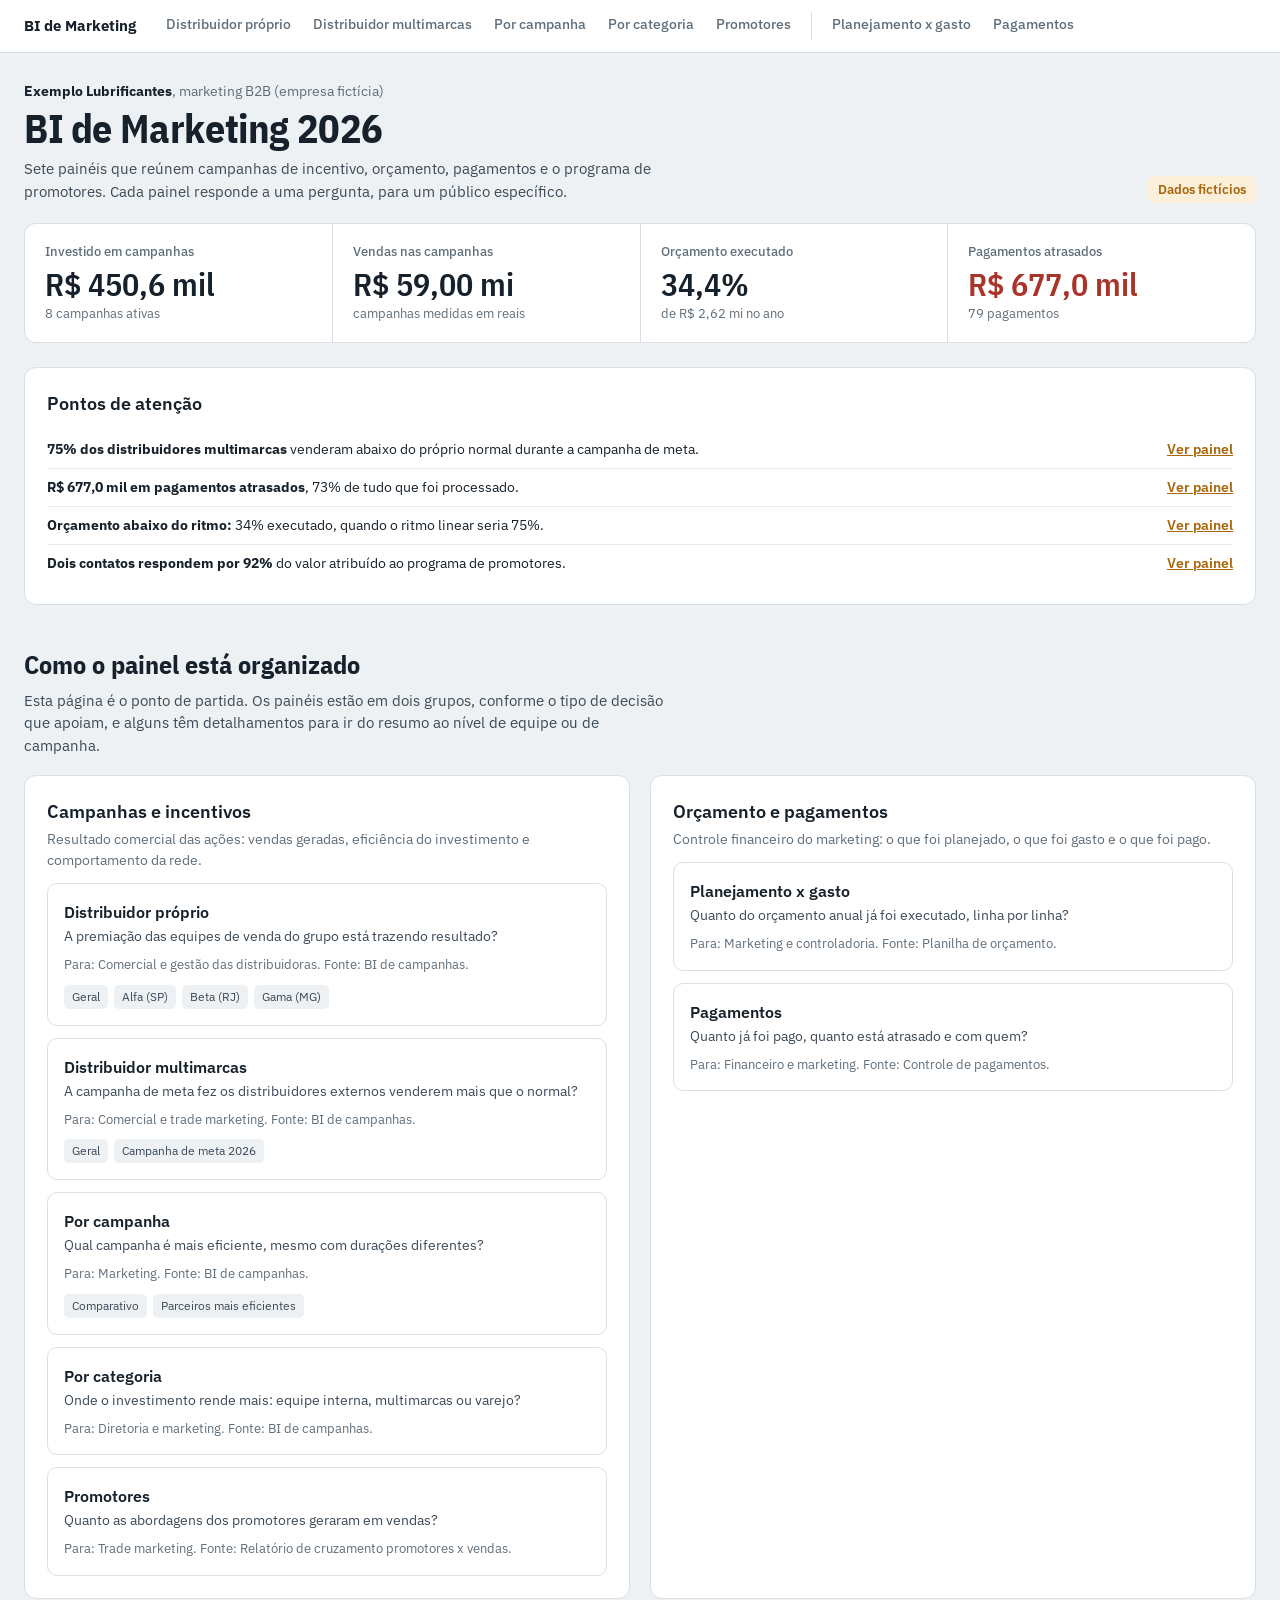
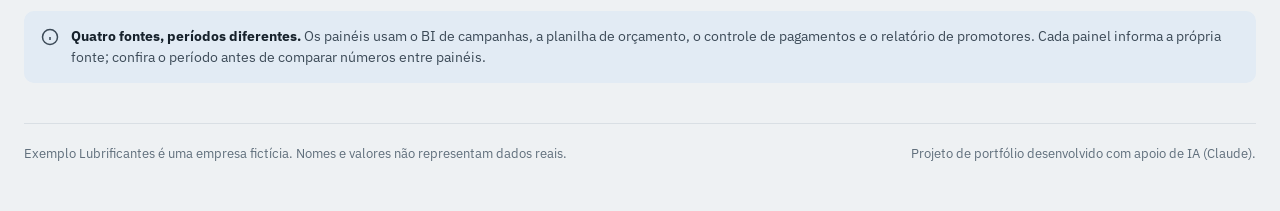
<file: index.html>
<!doctype html>
<html lang="pt-BR">
<head>
<meta charset="utf-8">
<meta name="viewport" content="width=device-width, initial-scale=1">
<title>Visão geral | BI de Marketing</title>
<meta name="description" content="Dashboards de marketing B2B com dados fictícios. Projeto de portfólio.">
<link rel="preconnect" href="https://fonts.googleapis.com">
<link rel="preconnect" href="https://fonts.gstatic.com" crossorigin>
<link href="https://fonts.googleapis.com/css2?family=IBM+Plex+Sans:wght@400;500;600;700&family=IBM+Plex+Sans+Condensed:wght@500;600;700&display=swap" rel="stylesheet">
<link rel="stylesheet" href="assets/estilo.css">
</head>
<body data-root="">
<div id="app"></div>
<script src="assets/dados.js"></script>
<script src="assets/comum.js"></script>
<script>
const alertas = [
  { href: "paineis/multimarcas.html", txt: `<b>${pct(M.mmAbaixo, 0)} dos distribuidores multimarcas</b> venderam abaixo do próprio normal durante a campanha de meta.` },
  { href: "paineis/pagamentos.html",  txt: `<b>${brlC(M.atrasado.valor)} em pagamentos atrasados</b>, ${pct(M.atrasado.valor / M.pgTotal, 0)} de tudo que foi processado.` },
  { href: "paineis/planejamento.html", txt: `<b>Orçamento abaixo do ritmo:</b> ${pct(M.exec, 0)} executado, quando o ritmo linear seria ${pct(M.ritmo, 0)}.` },
  { href: "paineis/promotor.html",    txt: `<b>Dois contatos respondem por ${pct(M.poAtipico / M.poTotal, 0)}</b> do valor atribuído ao programa de promotores.` }
];
Painel.montar({
  cabecalho: `
    <div class="crumb"><b style="color:var(--ink)">${DADOS.empresa}</b>, marketing B2B (empresa fictícia)</div>
    <h1>BI de Marketing 2026</h1>
    <p class="sub">Sete painéis que reúnem campanhas de incentivo, orçamento, pagamentos e o programa de promotores. Cada painel responde a uma pergunta, para um público específico.</p>`,
  views: { inicio: { tab: "Início", render: () => `
    ${kpis(
      kpi("Investido em campanhas", brlC(M.invTotal), `${DADOS.campanhas.length} campanhas ativas`),
      kpi("Vendas nas campanhas", brlC(M.vendasTotal), "campanhas medidas em reais"),
      kpi("Orçamento executado", pct(M.exec), `de ${brlC(M.orcamento)} no ano`),
      kpi("Pagamentos atrasados", brlC(M.atrasado.valor), `${M.atrasado.qtd} pagamentos`, "red"))}

    <section class="panel"><h2>Pontos de atenção</h2>
      ${alertas.map(a => `<div class="row"><span>${a.txt}</span><span><a href="${a.href}">Ver painel</a></span></div>`).join("")}
    </section>

    <h2 class="section-h">Como o painel está organizado</h2>
    <p class="section-p">Esta página é o ponto de partida. Os painéis estão em dois grupos, conforme o tipo de decisão que apoiam, e alguns têm detalhamentos para ir do resumo ao nível de equipe ou de campanha.</p>
    <div class="map">${Object.entries(GRUPOS).map(([gid, g]) => `
      <section class="group" aria-labelledby="g-${gid}"><h2 id="g-${gid}">${g.nome}</h2><p>${g.desc}</p>
        ${PAINEIS.filter(p => p.grupo === gid).map(p => `
          <a class="card" href="paineis/${p.id}.html">
            <div class="t">${p.nome}</div>
            <div class="q">${p.pergunta}</div>
            <div class="a">Para: ${p.publico}. Fonte: ${p.fonte}.</div>
            ${p.detalhes.length ? `<div class="d" aria-label="Detalhamentos">${p.detalhes.map(d => `<span>${d}</span>`).join("")}</div>` : ""}
          </a>`).join("")}
      </section>`).join("")}
    </div>
    ${nota("info", `<b>Quatro fontes, períodos diferentes.</b> Os painéis usam o BI de campanhas, a planilha de orçamento, o controle de pagamentos e o relatório de promotores. Cada painel informa a própria fonte; confira o período antes de comparar números entre painéis.`)}`
  }}
});
</script>
</body>
</html>
</file>
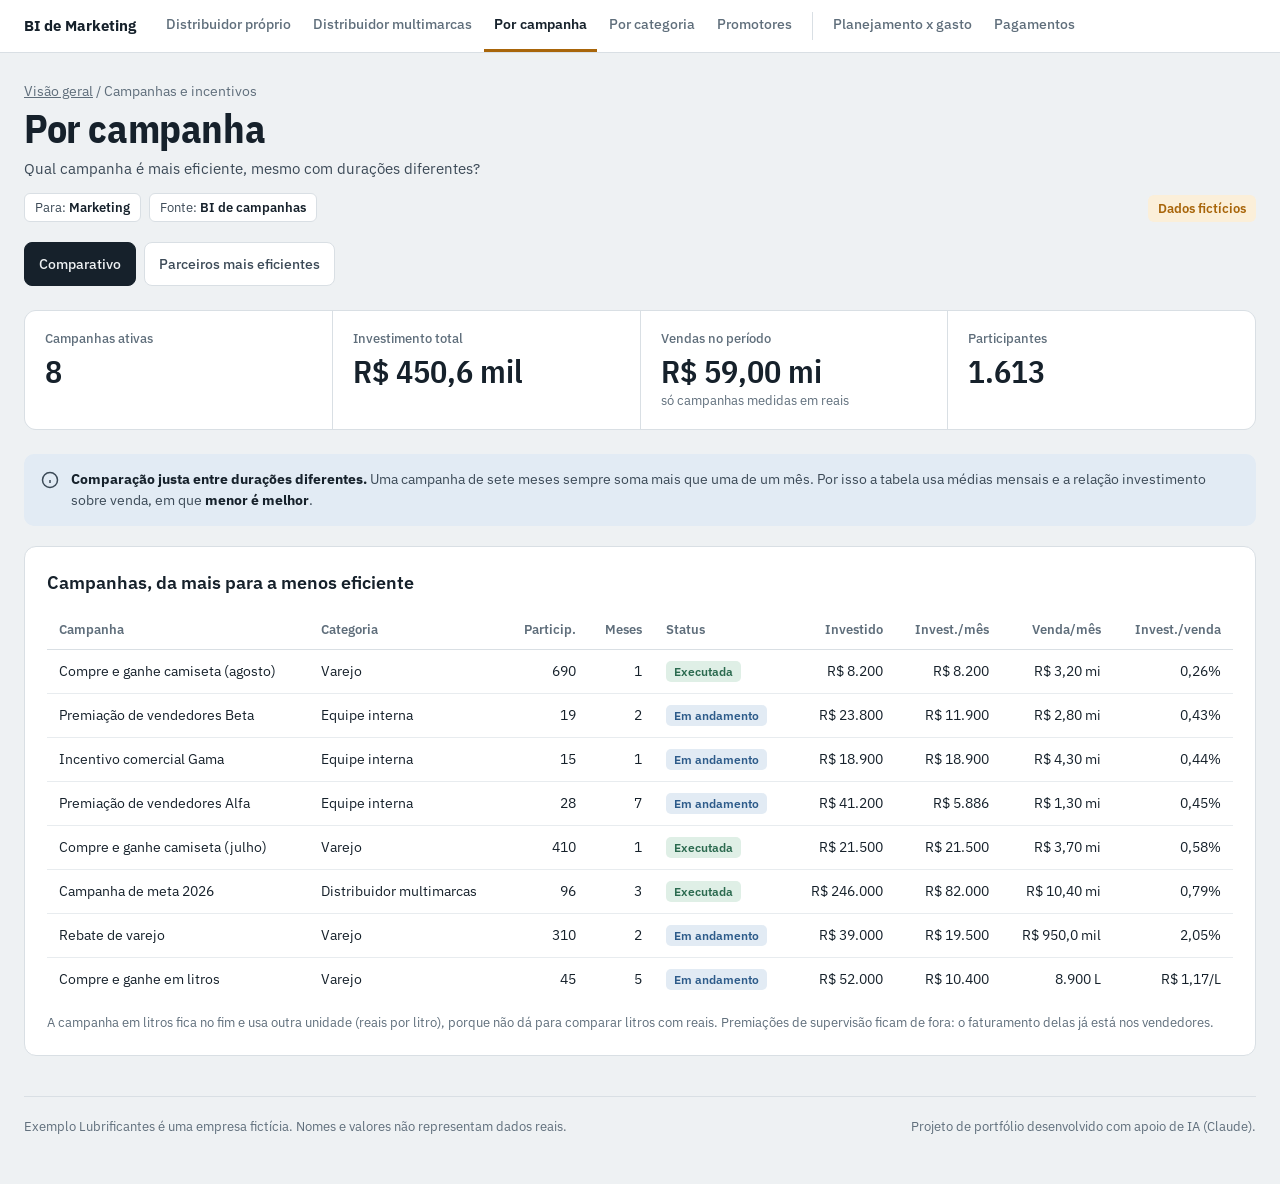
<file: paineis/campanhas.html>
<!doctype html>
<html lang="pt-BR">
<head>
<meta charset="utf-8">
<meta name="viewport" content="width=device-width, initial-scale=1">
<title>Por campanha | BI de Marketing</title>
<meta name="description" content="Comparativo de eficiência entre campanhas de durações diferentes.">
<link rel="preconnect" href="https://fonts.googleapis.com">
<link rel="preconnect" href="https://fonts.gstatic.com" crossorigin>
<link href="https://fonts.googleapis.com/css2?family=IBM+Plex+Sans:wght@400;500;600;700&family=IBM+Plex+Sans+Condensed:wght@500;600;700&display=swap" rel="stylesheet">
<link rel="stylesheet" href="../assets/estilo.css">
</head>
<body data-root="../" data-painel="campanhas">
<div id="app"></div>
<script src="../assets/dados.js"></script>
<script src="../assets/comum.js"></script>
<script>
const C = DADOS.campanhas, cat = id => DADOS.categorias[id].nome;
const nomeCamp = id => M.camp(id).nome;
Painel.montar({ views: {
  comparativo: { tab: "Comparativo", render: () => {
    const rs = C.filter(c => c.unidade === "R$").sort((a, b) => a.investido / a.vendas - b.investido / b.vendas);
    const ls = C.filter(c => c.unidade === "L");
    return `
    ${kpis(
      kpi("Campanhas ativas", C.length),
      kpi("Investimento total", brlC(M.invTotal)),
      kpi("Vendas no período", brlC(M.vendasTotal), "só campanhas medidas em reais"),
      kpi("Participantes", nf0.format(M.participantesTotal)))}
    ${nota("info", `<b>Comparação justa entre durações diferentes.</b> Uma campanha de sete meses sempre soma mais que uma de um mês. Por isso a tabela usa médias mensais e a relação investimento sobre venda, em que <b>menor é melhor</b>.`)}
    <section class="panel"><h2>Campanhas, da mais para a menos eficiente</h2>
      <div class="tscroll"><table>
        <thead><tr><th>Campanha</th><th>Categoria</th><th class="num">Particip.</th><th class="num">Meses</th><th>Status</th><th class="num">Investido</th><th class="num">Invest./mês</th><th class="num">Venda/mês</th><th class="num">Invest./venda</th></tr></thead>
        <tbody>
          ${rs.map(c => `<tr><td>${c.nome}</td><td>${cat(c.categoria)}</td><td class="num">${nf0.format(c.participantes)}</td><td class="num">${c.meses}</td><td>${statusTag(c.status)}</td><td class="num">${brl(c.investido)}</td><td class="num">${brl(c.investido / c.meses)}</td><td class="num">${brlC(c.vendas / c.meses)}</td><td class="num">${pct(c.investido / c.vendas, 2)}</td></tr>`).join("")}
          ${ls.map(c => `<tr><td>${c.nome}</td><td>${cat(c.categoria)}</td><td class="num">${c.participantes}</td><td class="num">${c.meses}</td><td>${statusTag(c.status)}</td><td class="num">${brl(c.investido)}</td><td class="num">${brl(c.investido / c.meses)}</td><td class="num">${nf0.format(c.litros / c.meses)} L</td><td class="num">R$ ${nf2.format(c.investido / c.litros)}/L</td></tr>`).join("")}
        </tbody>
      </table></div>
      <p class="small">A campanha em litros fica no fim e usa outra unidade (reais por litro), porque não dá para comparar litros com reais. Premiações de supervisão ficam de fora: o faturamento delas já está nos vendedores.</p>
    </section>`;
  }},
  eficientes: { tab: "Parceiros mais eficientes", render: () => {
    const E = [...DADOS.eficientes].sort((a, b) => a.investido / a.vendas - b.investido / b.vendas);
    return `
    <section class="panel"><h2>Parceiros com menor investimento por real vendido</h2>
      <div class="tscroll"><table>
        <thead><tr><th>Parceiro</th><th>Categoria</th><th>Campanha</th><th class="num">Investido</th><th class="num">Vendas</th><th class="num">Invest./venda</th></tr></thead>
        <tbody>${E.map(e => `<tr><td>${e.id}</td><td>${cat(e.categoria)}</td><td>${nomeCamp(e.campanha)}</td><td class="num">${brl(e.investido)}</td><td class="num">${brl(e.vendas)}</td><td class="num">${pct(e.investido / e.vendas, 2)}</td></tr>`).join("")}</tbody>
      </table></div>
      <p class="small">Excluímos a campanha em litros (outra unidade) e os supervisores (faturamento já contado nos vendedores). Parceiros com investimento muito baixo podem ter recebido o prêmio só em um mês; vale olhar junto com a duração.</p>
    </section>`;
  }}
}});
</script>
</body>
</html>
</file>
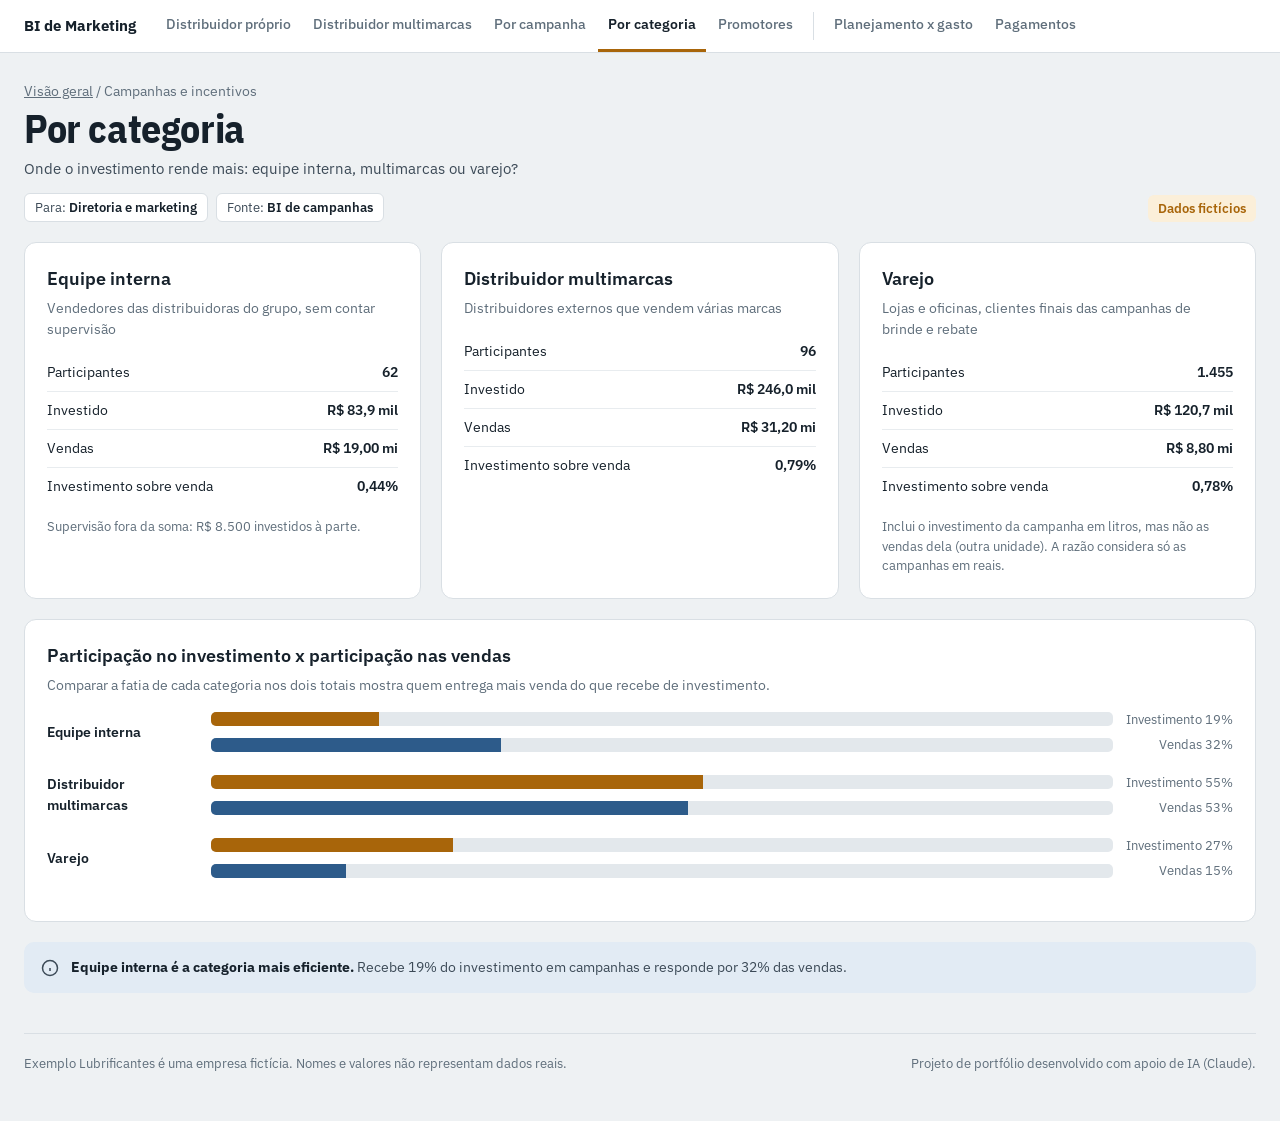
<file: paineis/categorias.html>
<!doctype html>
<html lang="pt-BR">
<head>
<meta charset="utf-8">
<meta name="viewport" content="width=device-width, initial-scale=1">
<title>Por categoria | BI de Marketing</title>
<meta name="description" content="Investimento e vendas por categoria de parceiro.">
<link rel="preconnect" href="https://fonts.googleapis.com">
<link rel="preconnect" href="https://fonts.gstatic.com" crossorigin>
<link href="https://fonts.googleapis.com/css2?family=IBM+Plex+Sans:wght@400;500;600;700&family=IBM+Plex+Sans+Condensed:wght@500;600;700&display=swap" rel="stylesheet">
<link rel="stylesheet" href="../assets/estilo.css">
</head>
<body data-root="../" data-painel="categorias">
<div id="app"></div>
<script src="../assets/dados.js"></script>
<script src="../assets/comum.js"></script>
<script>
const cats = M.porCategoria;
const invT = sum(cats, "investido"), venT = sum(cats, "vendas");
Painel.montar({ views: { geral: { tab: "Geral", render: () => {
  const destaque = [...cats].sort((a, b) => (b.vendas / venT - b.investido / invT) - (a.vendas / venT - a.investido / invT))[0];
  return `
  <div class="grid3">${cats.map(c => `
    <section class="panel"><h2>${c.nome}</h2><p class="desc">${c.desc}</p>
      <div class="row"><span>Participantes</span><span>${nf0.format(c.participantes)}</span></div>
      <div class="row"><span>Investido</span><span>${brlC(c.investido)}</span></div>
      <div class="row"><span>Vendas</span><span>${brlC(c.vendas)}</span></div>
      <div class="row"><span>Investimento sobre venda</span><span>${pct(c.razao, 2)}</span></div>
      ${c.temLitros ? `<p class="small">Inclui o investimento da campanha em litros, mas não as vendas dela (outra unidade). A razão considera só as campanhas em reais.</p>` : ""}
      ${c.id === "interna" ? `<p class="small">Supervisão fora da soma: ${brl(M.supInv)} investidos à parte.</p>` : ""}
    </section>`).join("")}</div>
  <section class="panel"><h2>Participação no investimento x participação nas vendas</h2>
    <p class="desc">Comparar a fatia de cada categoria nos dois totais mostra quem entrega mais venda do que recebe de investimento.</p>
    ${cats.map(c => `<div class="pair"><div class="nm">${c.nome}</div>
      <div class="ln">${barra(c.investido / invT, "Investimento " + pct(c.investido / invT, 0))}<span>Investimento ${pct(c.investido / invT, 0)}</span></div>
      <div class="ln">${barra(c.vendas / venT, "Vendas " + pct(c.vendas / venT, 0), "blue")}<span>Vendas ${pct(c.vendas / venT, 0)}</span></div></div>`).join("")}
  </section>
  ${nota("info", `<b>${destaque.nome} é a categoria mais eficiente.</b> Recebe ${pct(destaque.investido / invT, 0)} do investimento em campanhas e responde por ${pct(destaque.vendas / venT, 0)} das vendas.`)}`;
}}}});
</script>
</body>
</html>
</file>
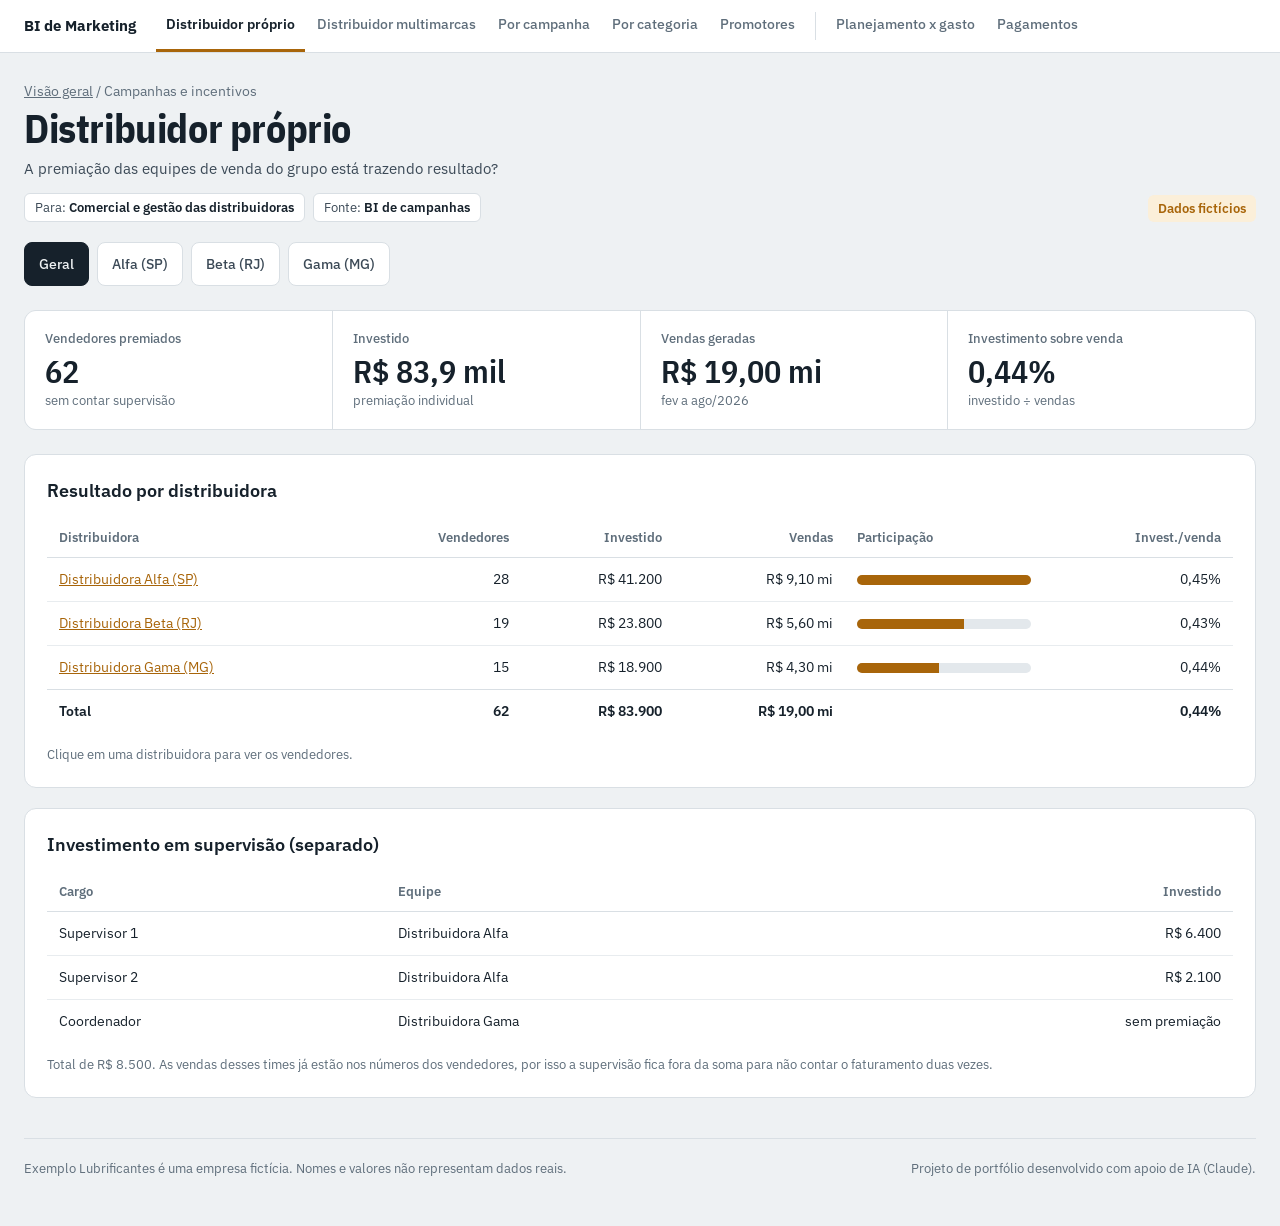
<file: paineis/distribuidor-proprio.html>
<!doctype html>
<html lang="pt-BR">
<head>
<meta charset="utf-8">
<meta name="viewport" content="width=device-width, initial-scale=1">
<title>Distribuidor próprio | BI de Marketing</title>
<meta name="description" content="Premiação das equipes de venda das distribuidoras do grupo.">
<link rel="preconnect" href="https://fonts.googleapis.com">
<link rel="preconnect" href="https://fonts.gstatic.com" crossorigin>
<link href="https://fonts.googleapis.com/css2?family=IBM+Plex+Sans:wght@400;500;600;700&family=IBM+Plex+Sans+Condensed:wght@500;600;700&display=swap" rel="stylesheet">
<link rel="stylesheet" href="../assets/estilo.css">
</head>
<body data-root="../" data-painel="distribuidor-proprio">
<div id="app"></div>
<script src="../assets/dados.js"></script>
<script src="../assets/comum.js"></script>
<script>
const D = DADOS.proprio;
const supDo = id => D.supervisao.filter(s => s.time === id);
const timeView = t => ({
  tab: `${t.nome.replace("Distribuidora ", "")} (${t.uf})`,
  render: () => {
    const maxV = t.vendedores[0][2], mediaGrupo = M.prInv / M.prVend;
    const sup = supDo(t.id);
    const melhor = t.razao <= mediaGrupo;
    return `
    ${kpis(
      kpi("Vendedores premiados", t.vendedoresQtd),
      kpi("Investido", brlC(t.investido), `${t.meses} ${t.meses > 1 ? "meses" : "mês"} de apuração`),
      kpi("Vendas geradas", brlC(t.vendas), pct(t.vendas / M.prVend, 0) + " das vendas do grupo"),
      kpi("Investimento sobre venda", pct(t.razao, 2), `média do grupo: ${pct(mediaGrupo, 2)}`, melhor ? "green" : "red"))}
    ${nota("info", `<b>${melhor ? "Mais eficiente que a média do grupo." : "Menos eficiente que a média do grupo."}</b> A ${t.nome} investe ${pct(t.razao, 2)} de cada real vendido, contra ${pct(mediaGrupo, 2)} na média das três distribuidoras.${t.meses === 1 ? " Com só um mês apurado, o número ainda pode mudar bastante." : ""}`)}
    <section class="panel"><h2>Cinco maiores vendedores</h2>
      <div class="tscroll"><table>
        <thead><tr><th>Vendedor</th><th class="num">Investido</th><th class="num">Vendas</th><th>Vendas</th><th class="num">Invest./venda</th></tr></thead>
        <tbody>${t.vendedores.map(([n, i, v]) => `<tr><td>${n}</td><td class="num">${brl(i)}</td><td class="num">${brl(v)}</td><td>${barra(v / maxV, brl(v))}</td><td class="num">${pct(i / v, 2)}</td></tr>`).join("")}</tbody>
      </table></div>
      <p class="small">Os cinco somam ${brlC(sum(t.vendedores, x => x[2]))}, ou ${pct(sum(t.vendedores, x => x[2]) / t.vendas, 0)} das vendas da equipe.</p>
    </section>
    ${sup.length ? `<section class="panel"><h2>Supervisão desta equipe</h2>
      ${sup.map(s => `<div class="row"><span>${s.nome}</span><span>${s.investido === null ? "sem premiação" : brl(s.investido)}</span></div>`).join("")}
      <p class="small">Fora da soma acima: o faturamento da supervisão é a soma da equipe, que já está contada nos vendedores.</p></section>` : ""}`;
  }
});

const views = {
  geral: { tab: "Geral", render: () => {
    const maxV = Math.max(...M.times.map(t => t.vendas));
    return `
    ${kpis(
      kpi("Vendedores premiados", M.prVendedores, "sem contar supervisão"),
      kpi("Investido", brlC(M.prInv), "premiação individual"),
      kpi("Vendas geradas", brlC(M.prVend), D.periodo),
      kpi("Investimento sobre venda", pct(M.prInv / M.prVend, 2), "investido ÷ vendas"))}
    <section class="panel"><h2>Resultado por distribuidora</h2>
      <div class="tscroll"><table>
        <thead><tr><th>Distribuidora</th><th class="num">Vendedores</th><th class="num">Investido</th><th class="num">Vendas</th><th>Participação</th><th class="num">Invest./venda</th></tr></thead>
        <tbody>${M.times.map(t => `<tr><td><a href="#${t.id}">${t.nome} (${t.uf})</a></td><td class="num">${t.vendedoresQtd}</td><td class="num">${brl(t.investido)}</td><td class="num">${brlC(t.vendas)}</td><td>${barra(t.vendas / maxV, pct(t.vendas / M.prVend, 0) + " das vendas")}</td><td class="num">${pct(t.razao, 2)}</td></tr>`).join("")}</tbody>
        <tfoot><tr><td>Total</td><td class="num">${M.prVendedores}</td><td class="num">${brl(M.prInv)}</td><td class="num">${brlC(M.prVend)}</td><td></td><td class="num">${pct(M.prInv / M.prVend, 2)}</td></tr></tfoot>
      </table></div>
      <p class="small">Clique em uma distribuidora para ver os vendedores.</p>
    </section>
    <section class="panel"><h2>Investimento em supervisão (separado)</h2>
      <div class="tscroll"><table>
        <thead><tr><th>Cargo</th><th>Equipe</th><th class="num">Investido</th></tr></thead>
        <tbody>${D.supervisao.map(s => `<tr><td>${s.nome}</td><td>${M.times.find(t => t.id === s.time).nome}</td><td class="num">${s.investido === null ? "sem premiação" : brl(s.investido)}</td></tr>`).join("")}</tbody>
      </table></div>
      <p class="small">Total de ${brl(M.supInv)}. As vendas desses times já estão nos números dos vendedores, por isso a supervisão fica fora da soma para não contar o faturamento duas vezes.</p>
    </section>`;
  }}
};
M.times.forEach(t => views[t.id] = timeView(t));
Painel.montar({ views });
</script>
</body>
</html>
</file>
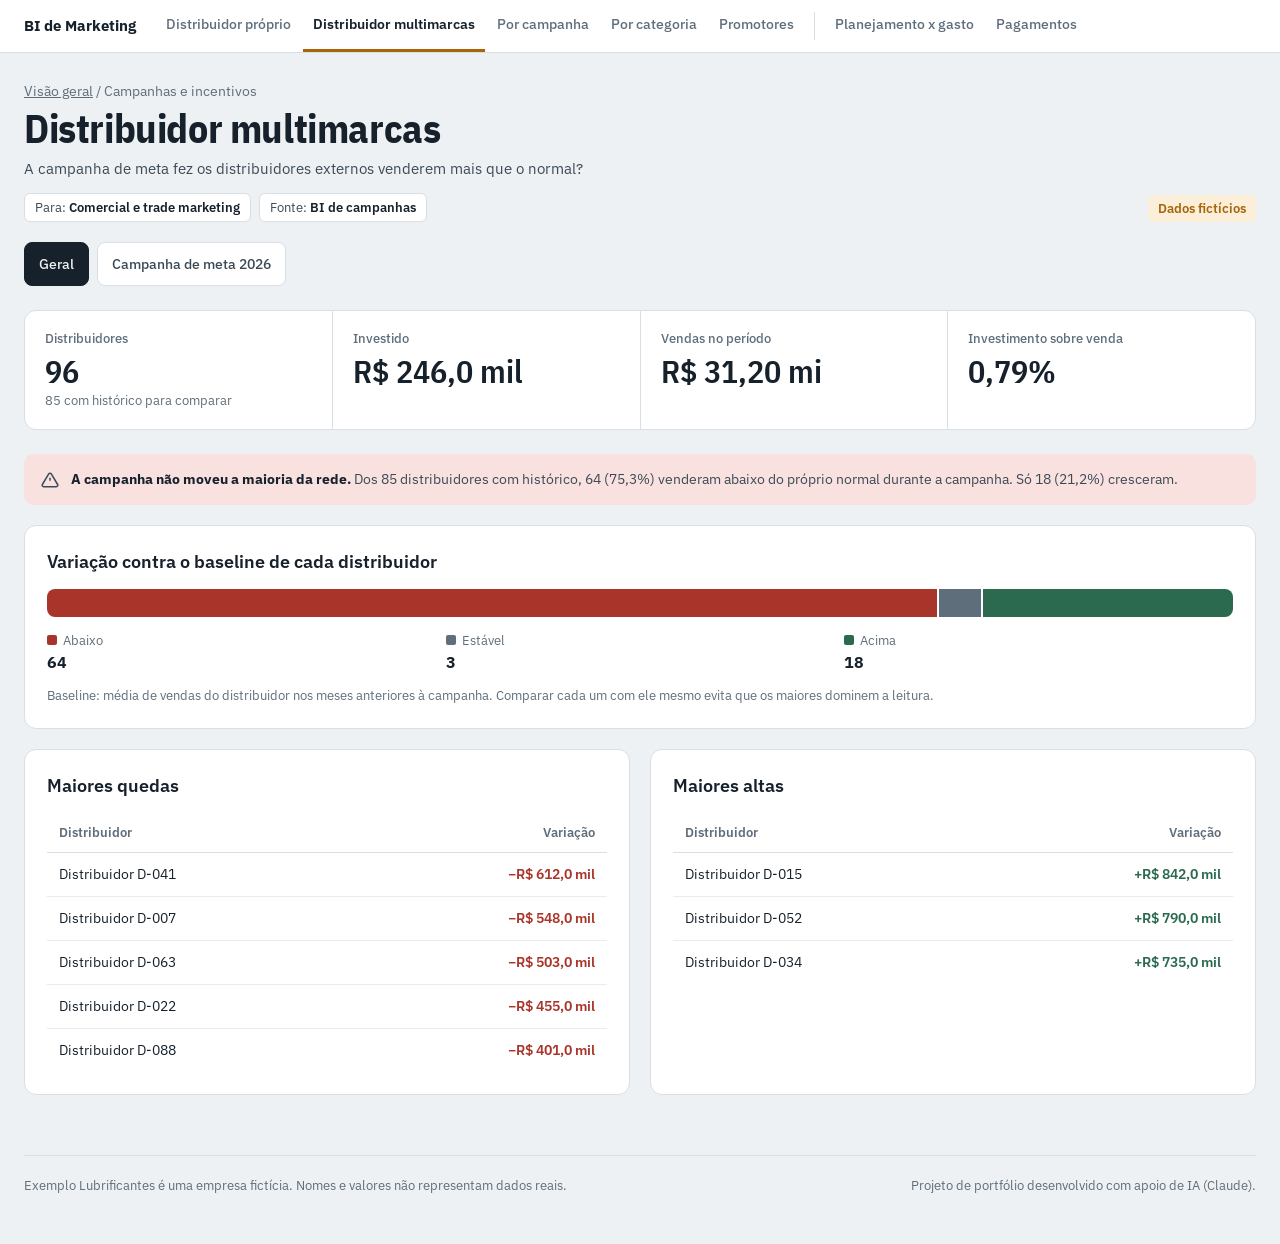
<file: paineis/multimarcas.html>
<!doctype html>
<html lang="pt-BR">
<head>
<meta charset="utf-8">
<meta name="viewport" content="width=device-width, initial-scale=1">
<title>Distribuidor multimarcas | BI de Marketing</title>
<meta name="description" content="Efeito da campanha de meta nos distribuidores externos.">
<link rel="preconnect" href="https://fonts.googleapis.com">
<link rel="preconnect" href="https://fonts.gstatic.com" crossorigin>
<link href="https://fonts.googleapis.com/css2?family=IBM+Plex+Sans:wght@400;500;600;700&family=IBM+Plex+Sans+Condensed:wght@500;600;700&display=swap" rel="stylesheet">
<link rel="stylesheet" href="../assets/estilo.css">
</head>
<body data-root="../" data-painel="multimarcas">
<div id="app"></div>
<script src="../assets/dados.js"></script>
<script src="../assets/comum.js"></script>
<script>
const mm = DADOS.multimarcas, c = M.meta;
const linhas = arr => arr.map(([n, v]) => `<tr><td>${n}</td><td class="num ${v < 0 ? "neg" : "pos"}">${v > 0 ? "+" : ""}${brlC(v)}</td></tr>`).join("");
Painel.montar({ views: {
  geral: { tab: "Geral", render: () => {
    const tot = mm.comBaseline;
    return `
    ${kpis(
      kpi("Distribuidores", c.participantes, `${tot} com histórico para comparar`),
      kpi("Investido", brlC(c.investido)),
      kpi("Vendas no período", brlC(c.vendas)),
      kpi("Investimento sobre venda", pct(c.investido / c.vendas, 2)))}
    ${nota("warn", `<b>A campanha não moveu a maioria da rede.</b> Dos ${tot} distribuidores com histórico, ${mm.abaixo} (${pct(M.mmAbaixo)}) venderam abaixo do próprio normal durante a campanha. Só ${mm.acima} (${pct(M.mmAcima)}) cresceram.`)}
    <section class="panel"><h2>Variação contra o baseline de cada distribuidor</h2>
      <div class="stacked" role="img" aria-label="${mm.abaixo} abaixo, ${mm.estavel} estáveis, ${mm.acima} acima do baseline">
        <span style="width:${mm.abaixo / tot * 100}%;background:var(--red)"></span>
        <span style="width:${mm.estavel / tot * 100}%;background:var(--muted)"></span>
        <span style="width:${mm.acima / tot * 100}%;background:var(--green)"></span>
      </div>
      <div class="legend">
        <div><span class="sw" style="background:var(--red)"></span>Abaixo<b>${mm.abaixo}</b></div>
        <div><span class="sw" style="background:var(--muted)"></span>Estável<b>${mm.estavel}</b></div>
        <div><span class="sw" style="background:var(--green)"></span>Acima<b>${mm.acima}</b></div>
      </div>
      <p class="small">Baseline: média de vendas do distribuidor nos meses anteriores à campanha. Comparar cada um com ele mesmo evita que os maiores dominem a leitura.</p>
    </section>
    <div class="grid2">
      <section class="panel"><h2>Maiores quedas</h2><div class="tscroll"><table><thead><tr><th>Distribuidor</th><th class="num">Variação</th></tr></thead><tbody>${linhas(mm.quedas)}</tbody></table></div></section>
      <section class="panel"><h2>Maiores altas</h2><div class="tscroll"><table><thead><tr><th>Distribuidor</th><th class="num">Variação</th></tr></thead><tbody>${linhas(mm.altas)}</tbody></table></div></section>
    </div>`;
  }},
  meta: { tab: c.nome, render: () => {
    const maxV = Math.max(...mm.mensal.map(m => m.vendas));
    return `
    ${kpis(
      kpi("Participantes", c.participantes),
      kpi("Meses apurados", c.meses, statusTag(c.status)),
      kpi("Investido por mês", brlC(c.investido / c.meses)),
      kpi("Venda por mês", brlC(c.vendas / c.meses)))}
    <section class="panel"><h2>Evolução mês a mês</h2>
      <div class="tscroll"><table>
        <thead><tr><th>Mês</th><th class="num">Investido</th><th class="num">Vendas</th><th>Vendas</th><th class="num">Invest./venda</th></tr></thead>
        <tbody>${mm.mensal.map(m => `<tr><td>${m.mes}</td><td class="num">${brl(m.investido)}</td><td class="num">${brlC(m.vendas)}</td><td>${barra(m.vendas / maxV, brlC(m.vendas), "blue")}</td><td class="num">${pct(m.investido / m.vendas, 2)}</td></tr>`).join("")}</tbody>
        <tfoot><tr><td>Total</td><td class="num">${brl(c.investido)}</td><td class="num">${brlC(c.vendas)}</td><td></td><td class="num">${pct(c.investido / c.vendas, 2)}</td></tr></tfoot>
      </table></div>
      <p class="small">As vendas ficaram estáveis enquanto o investimento subiu a partir de abril, o que reforça a leitura do painel geral: o prêmio não mudou o comportamento da rede.</p>
    </section>
    ${nota("info", `<b>Única campanha ativa para multimarcas.</b> Por isso o painel geral e este detalhamento usam a mesma base. Quando houver outras campanhas para esse público, elas entram aqui como novos detalhamentos.`)}`;
  }}
}});
</script>
</body>
</html>
</file>
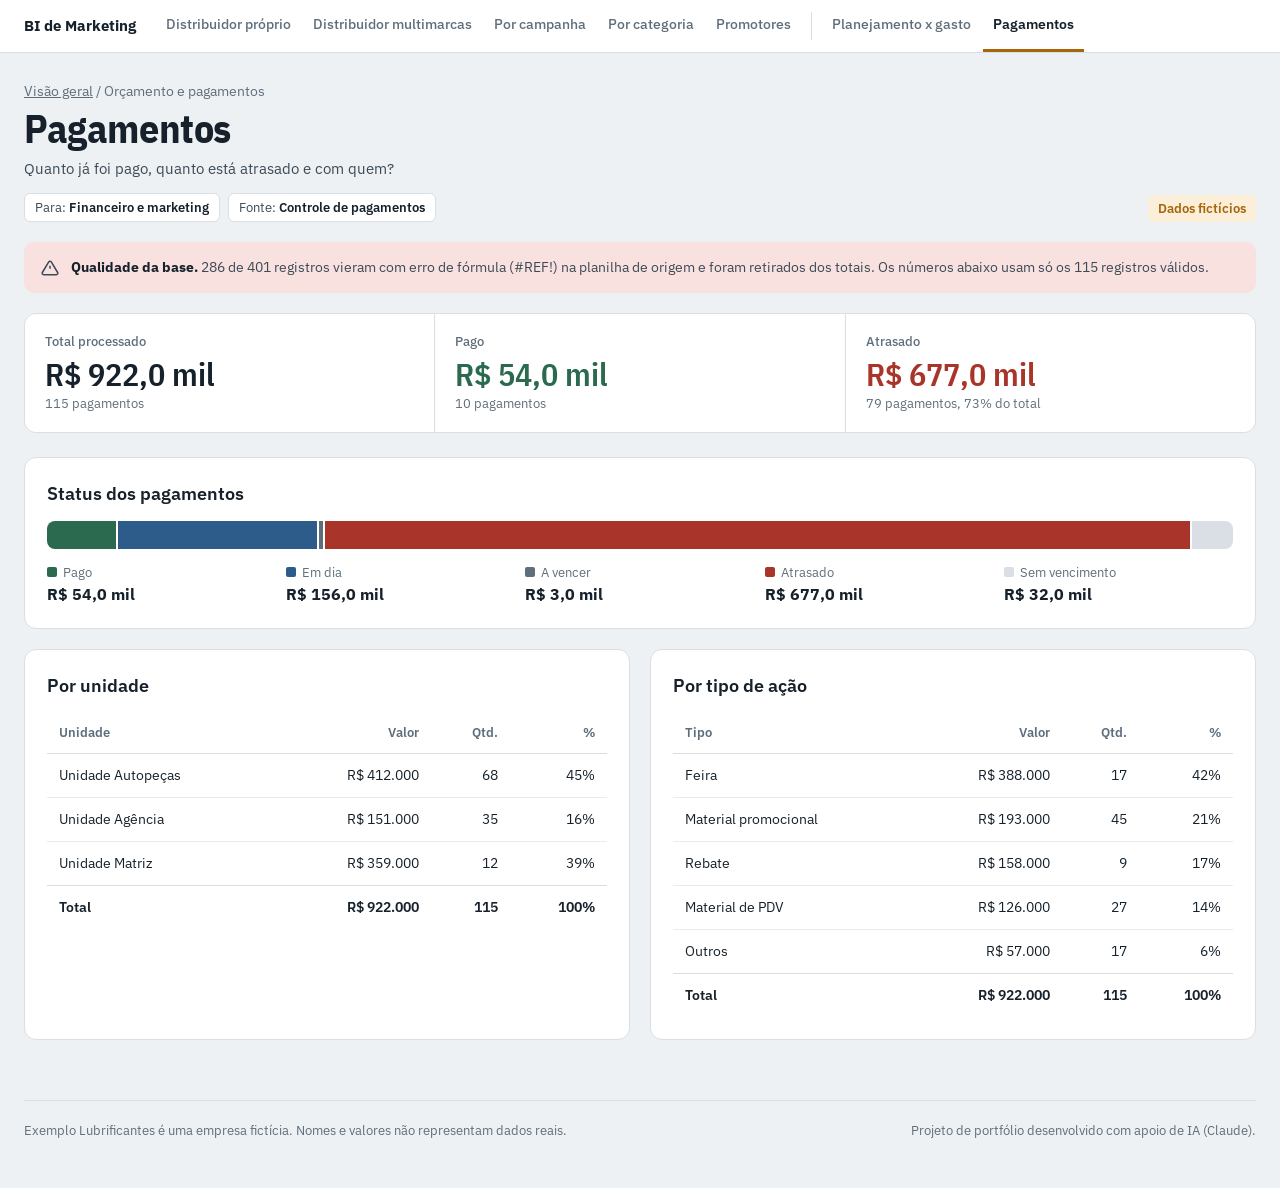
<file: paineis/pagamentos.html>
<!doctype html>
<html lang="pt-BR">
<head>
<meta charset="utf-8">
<meta name="viewport" content="width=device-width, initial-scale=1">
<title>Pagamentos | BI de Marketing</title>
<meta name="description" content="Pagamentos de ações de marketing por status, unidade e tipo.">
<link rel="preconnect" href="https://fonts.googleapis.com">
<link rel="preconnect" href="https://fonts.gstatic.com" crossorigin>
<link href="https://fonts.googleapis.com/css2?family=IBM+Plex+Sans:wght@400;500;600;700&family=IBM+Plex+Sans+Condensed:wght@500;600;700&display=swap" rel="stylesheet">
<link rel="stylesheet" href="../assets/estilo.css">
</head>
<body data-root="../" data-painel="pagamentos">
<div id="app"></div>
<script src="../assets/dados.js"></script>
<script src="../assets/comum.js"></script>
<script>
const pg = DADOS.pagamentos, T = M.pgTotal;
const tabela = (rows, rot) => `<div class="tscroll"><table><thead><tr><th>${rot}</th><th class="num">Valor</th><th class="num">Qtd.</th><th class="num">%</th></tr></thead>
  <tbody>${rows.map(([n, v, q]) => `<tr><td>${n}</td><td class="num">${brl(v)}</td><td class="num">${q}</td><td class="num">${pct(v / T, 0)}</td></tr>`).join("")}</tbody>
  <tfoot><tr><td>Total</td><td class="num">${brl(T)}</td><td class="num">${M.pgQtd}</td><td class="num">100%</td></tr></tfoot></table></div>`;
Painel.montar({ views: { geral: { tab: "Geral", render: () => `
  ${nota("warn", `<b>Qualidade da base.</b> ${pg.comErro} de ${pg.registros} registros vieram com erro de fórmula (#REF!) na planilha de origem e foram retirados dos totais. Os números abaixo usam só os ${pg.registros - pg.comErro} registros válidos.`)}
  ${kpis(
    kpi("Total processado", brlC(T), `${M.pgQtd} pagamentos`),
    kpi("Pago", brlC(M.pago.valor), `${M.pago.qtd} pagamentos`, "green"),
    kpi("Atrasado", brlC(M.atrasado.valor), `${M.atrasado.qtd} pagamentos, ${pct(M.atrasado.valor / T, 0)} do total`, "red"))}
  <section class="panel"><h2>Status dos pagamentos</h2>
    <div class="stacked" role="img" aria-label="${pg.porStatus.map(s => s.nome + " " + pct(s.valor / T, 0)).join(", ")}">${pg.porStatus.map(s => `<span style="width:${s.valor / T * 100}%;background:${s.cor}"></span>`).join("")}</div>
    <div class="legend">${pg.porStatus.map(s => `<div><span class="sw" style="background:${s.cor}"></span>${s.nome}<b>${brlC(s.valor)}</b></div>`).join("")}</div>
  </section>
  <div class="grid2">
    <section class="panel"><h2>Por unidade</h2>${tabela(pg.porUnidade, "Unidade")}</section>
    <section class="panel"><h2>Por tipo de ação</h2>${tabela(pg.porTipo, "Tipo")}</section>
  </div>`
}}});
</script>
</body>
</html>
</file>
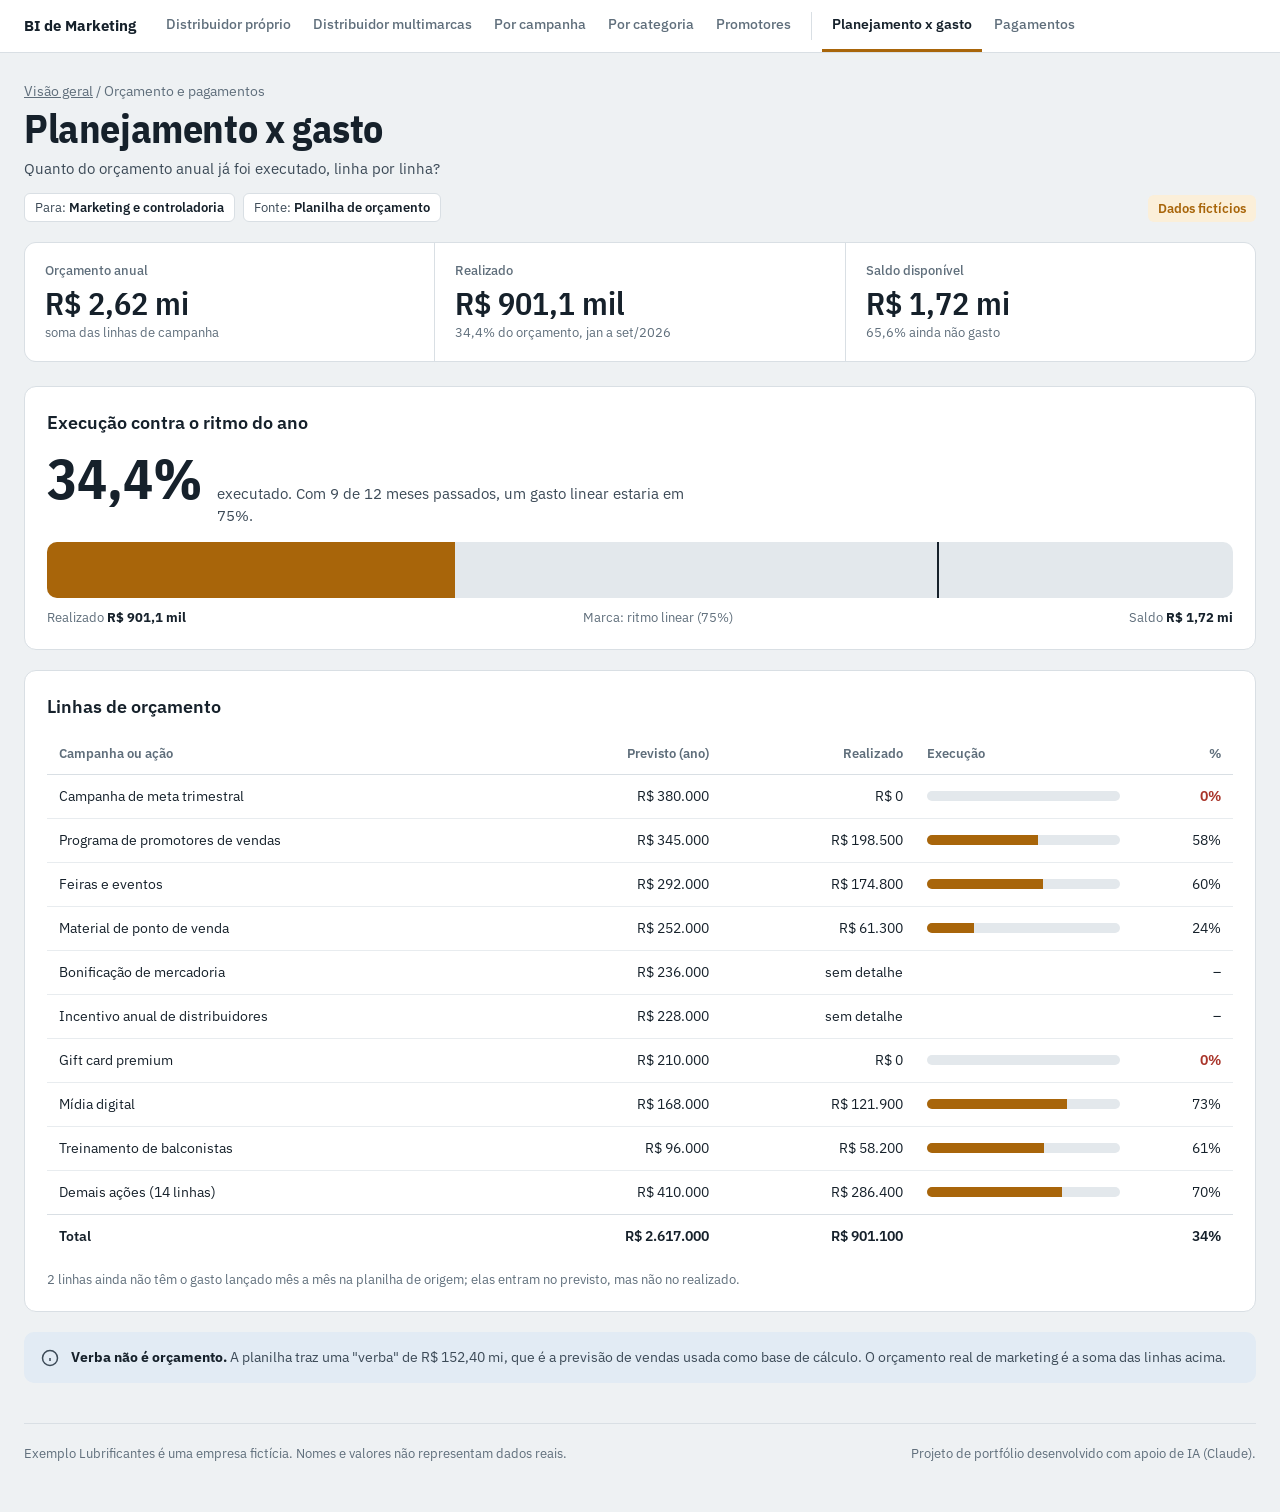
<file: paineis/planejamento.html>
<!doctype html>
<html lang="pt-BR">
<head>
<meta charset="utf-8">
<meta name="viewport" content="width=device-width, initial-scale=1">
<title>Planejamento x gasto | BI de Marketing</title>
<meta name="description" content="Orçamento anual previsto contra realizado.">
<link rel="preconnect" href="https://fonts.googleapis.com">
<link rel="preconnect" href="https://fonts.gstatic.com" crossorigin>
<link href="https://fonts.googleapis.com/css2?family=IBM+Plex+Sans:wght@400;500;600;700&family=IBM+Plex+Sans+Condensed:wght@500;600;700&display=swap" rel="stylesheet">
<link rel="stylesheet" href="../assets/estilo.css">
</head>
<body data-root="../" data-painel="planejamento">
<div id="app"></div>
<script src="../assets/dados.js"></script>
<script src="../assets/comum.js"></script>
<script>
const pl = DADOS.planejamento;
Painel.montar({ views: { geral: { tab: "Geral", render: () => `
  ${kpis(
    kpi("Orçamento anual", brlC(M.orcamento), "soma das linhas de campanha"),
    kpi("Realizado", brlC(M.realizado), `${pct(M.exec)} do orçamento, ${pl.referencia}`),
    kpi("Saldo disponível", brlC(M.saldo), `${pct(1 - M.exec)} ainda não gasto`))}
  <section class="panel"><h2>Execução contra o ritmo do ano</h2>
    <div class="bigline"><span class="pct">${pct(M.exec)}</span><span class="txt">executado. Com ${pl.mesesDecorridos} de 12 meses passados, um gasto linear estaria em ${pct(M.ritmo, 0)}.</span></div>
    <div class="gauge" role="img" aria-label="Executado ${pct(M.exec)}; ritmo linear ${pct(M.ritmo, 0)}"><div class="fill" style="width:${M.exec * 100}%"></div><div class="mark" style="left:${M.ritmo * 100}%"></div></div>
    <div class="gauge-legend"><span>Realizado <b>${brlC(M.realizado)}</b></span><span>Marca: ritmo linear (${pct(M.ritmo, 0)})</span><span>Saldo <b>${brlC(M.saldo)}</b></span></div>
  </section>
  <section class="panel"><h2>Linhas de orçamento</h2>
    <div class="tscroll"><table>
      <thead><tr><th>Campanha ou ação</th><th class="num">Previsto (ano)</th><th class="num">Realizado</th><th>Execução</th><th class="num">%</th></tr></thead>
      <tbody>${pl.linhas.map(l => { const p = l.realizado === null ? null : l.realizado / l.previsto;
        return `<tr><td>${l.nome}</td><td class="num">${brl(l.previsto)}</td><td class="num">${p === null ? "sem detalhe" : brl(l.realizado)}</td><td>${p === null ? "" : barra(p, pct(p, 0) + " executado")}</td><td class="num ${p === 0 ? "neg" : ""}">${p === null ? "–" : pct(p, 0)}</td></tr>`; }).join("")}</tbody>
      <tfoot><tr><td>Total</td><td class="num">${brl(M.orcamento)}</td><td class="num">${brl(M.realizado)}</td><td></td><td class="num">${pct(M.exec, 0)}</td></tr></tfoot>
    </table></div>
    <p class="small">${M.semRealizado} linhas ainda não têm o gasto lançado mês a mês na planilha de origem; elas entram no previsto, mas não no realizado.</p>
  </section>
  ${nota("info", `<b>Verba não é orçamento.</b> A planilha traz uma "verba" de ${brlC(pl.baseVerba)}, que é a previsão de vendas usada como base de cálculo. O orçamento real de marketing é a soma das linhas acima.`)}`
}}});
</script>
</body>
</html>
</file>
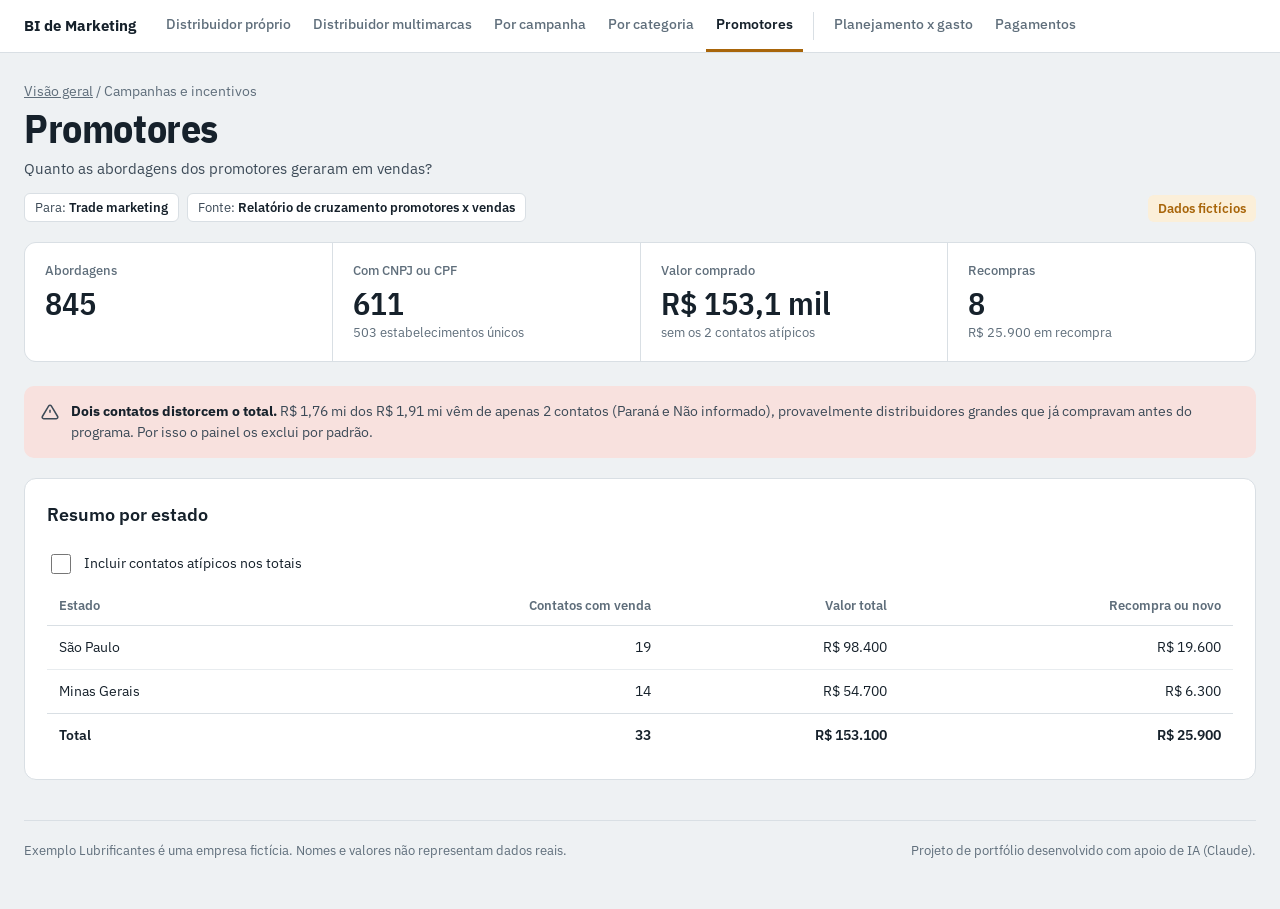
<file: paineis/promotor.html>
<!doctype html>
<html lang="pt-BR">
<head>
<meta charset="utf-8">
<meta name="viewport" content="width=device-width, initial-scale=1">
<title>Promotores | BI de Marketing</title>
<meta name="description" content="Resultado do programa de promotores de venda.">
<link rel="preconnect" href="https://fonts.googleapis.com">
<link rel="preconnect" href="https://fonts.gstatic.com" crossorigin>
<link href="https://fonts.googleapis.com/css2?family=IBM+Plex+Sans:wght@400;500;600;700&family=IBM+Plex+Sans+Condensed:wght@500;600;700&display=swap" rel="stylesheet">
<link rel="stylesheet" href="../assets/estilo.css">
</head>
<body data-root="../" data-painel="promotor">
<div id="app"></div>
<script src="../assets/dados.js"></script>
<script src="../assets/comum.js"></script>
<script>
const po = DADOS.promotor, atip = po.porEstado.filter(e => e.atipico);
Painel.montar({ views: { geral: { tab: "Geral", render: () => `
  ${kpis(
    kpi("Abordagens", nf0.format(po.abordagens)),
    kpi("Com CNPJ ou CPF", nf0.format(po.comDocumento), `${nf0.format(po.unicos)} estabelecimentos únicos`),
    kpi("Valor comprado", `<span id="po-val"></span>`, `<span id="po-hint"></span>`),
    kpi("Recompras", po.recompras, `${brl(po.valorRecompra)} em recompra`))}
  ${nota("warn", `<b>Dois contatos distorcem o total.</b> ${brlC(M.poAtipico)} dos ${brlC(M.poTotal)} vêm de apenas ${atip.length} contatos (${atip.map(a => a.uf).join(" e ")}), provavelmente distribuidores grandes que já compravam antes do programa. Por isso o painel os exclui por padrão.`)}
  <section class="panel"><h2>Resumo por estado</h2>
    <label class="toggle"><input type="checkbox" id="po-toggle"> Incluir contatos atípicos nos totais</label>
    <div class="tscroll"><table>
      <thead><tr><th>Estado</th><th class="num">Contatos com venda</th><th class="num">Valor total</th><th class="num">Recompra ou novo</th></tr></thead>
      <tbody id="po-body"></tbody><tfoot id="po-foot"></tfoot>
    </table></div>
  </section>`,
  after: () => {
    const cb = document.getElementById("po-toggle");
    const draw = () => {
      const inc = cb.checked, rows = po.porEstado.filter(e => inc || !e.atipico);
      document.getElementById("po-body").innerHTML = rows.map(e => `<tr><td>${e.uf}${e.atipico ? " (atípico)" : ""}</td><td class="num">${e.contatos}</td><td class="num">${brl(e.valor)}</td><td class="num">${brl(e.recompra)}</td></tr>`).join("");
      document.getElementById("po-foot").innerHTML = `<tr><td>Total</td><td class="num">${sum(rows, "contatos")}</td><td class="num">${brl(sum(rows, "valor"))}</td><td class="num">${brl(sum(rows, "recompra"))}</td></tr>`;
      document.getElementById("po-val").textContent = brlC(inc ? M.poTotal : M.poSemAtipico);
      document.getElementById("po-hint").textContent = inc ? "incluindo contatos atípicos" : `sem os ${atip.length} contatos atípicos`;
    };
    cb.addEventListener("change", draw); draw();
  }
}}});
</script>
</body>
</html>
</file>
<file: assets/estilo.css>
/* ===== Tokens de design (claro e escuro) ===== */
:root{
  --ground:#EEF1F3; --surface:#FFFFFF; --line:#D9DFE4; --line-soft:#E8ECEF;
  --ink:#16212B; --ink-2:#3C4A57; --muted:#5F6E7B;
  --amber:#A8650A; --amber-soft:#FBEFD9;
  --blue:#2D5B8A; --blue-soft:#E2EBF4;
  --red:#A9352A; --red-soft:#F8E1DE;
  --green:#2B6A4F; --green-soft:#DFEFE6;
  --track:#E3E8EC;
  color-scheme: light;
}
@media (prefers-color-scheme: dark){
  :root{
    --ground:#11181F; --surface:#18222B; --line:#2A3743; --line-soft:#223039;
    --ink:#E8EDF1; --ink-2:#C3CDD5; --muted:#93A2AF;
    --amber:#E9A23B; --amber-soft:#3A2C16;
    --blue:#7FA9D6; --blue-soft:#1C2E40;
    --red:#EE8A7E; --red-soft:#3D2220;
    --green:#7CC4A0; --green-soft:#1A3328;
    --track:#26333E;
    color-scheme: dark;
  }
}
*{box-sizing:border-box}
html,body{margin:0}
body{background:var(--ground);color:var(--ink);font-family:"IBM Plex Sans",system-ui,-apple-system,"Segoe UI",sans-serif;font-size:15px;line-height:1.5;font-variant-numeric:tabular-nums}
a{color:var(--amber)}
:focus-visible{outline:2px solid var(--amber);outline-offset:2px;border-radius:4px}
main:focus{outline:none}
.wrap{max-width:1280px;margin:0 auto;padding:0 24px 48px}

/* ===== Barra do site ===== */
.sitebar{background:var(--surface);border-bottom:1px solid var(--line)}
.sitebar .in{max-width:1280px;margin:0 auto;padding:0 24px;display:flex;align-items:center;gap:20px;overflow-x:auto;scrollbar-width:thin}
.sitebar .home{flex:none;font-weight:700;color:var(--ink);text-decoration:none;padding:14px 0;min-height:48px;display:flex;align-items:center}
.sitebar nav{display:flex;align-items:stretch;gap:2px}
.sitebar nav a{flex:none;text-decoration:none;color:var(--muted);font-weight:500;font-size:14px;padding:14px 10px;border-bottom:3px solid transparent;white-space:nowrap}
.sitebar nav a:hover{color:var(--ink)}
.sitebar nav a[aria-current="page"]{color:var(--ink);border-bottom-color:var(--amber);font-weight:600}
.sitebar nav .sep{flex:none;width:1px;background:var(--line);margin:12px 8px}

/* ===== Cabeçalho do painel ===== */
header.top{display:flex;flex-wrap:wrap;justify-content:space-between;align-items:flex-end;gap:16px 32px;padding:28px 0 20px}
.crumb{font-size:14px;color:var(--muted)}
.crumb a{color:var(--muted)}
h1{font-family:"IBM Plex Sans Condensed","IBM Plex Sans",sans-serif;font-weight:700;font-size:clamp(28px,4vw,40px);line-height:1.1;margin:4px 0 0;letter-spacing:-0.01em}
.sub{color:var(--ink-2);margin:8px 0 0;max-width:72ch}
.meta{display:flex;flex-wrap:wrap;gap:8px;margin-top:12px}
.pill{font-size:13px;padding:4px 10px;border-radius:6px;background:var(--surface);border:1px solid var(--line);color:var(--ink-2)}
.pill b{font-weight:600;color:var(--ink)}
.demo-tag{display:inline-block;font-size:13px;font-weight:600;color:var(--amber);background:var(--amber-soft);padding:4px 10px;border-radius:6px}

/* ===== Detalhamento (drill-down) dentro do painel ===== */
.subnav{display:flex;flex-wrap:wrap;gap:8px;margin-bottom:24px}
.subnav a{text-decoration:none;font-size:14px;font-weight:500;color:var(--ink-2);background:var(--surface);border:1px solid var(--line);border-radius:8px;padding:10px 14px;min-height:44px;display:inline-flex;align-items:center}
.subnav a:hover{border-color:var(--muted)}
.subnav a[aria-current="page"]{background:var(--ink);color:var(--ground);border-color:var(--ink)}
.subnav .lbl{font-size:13px;color:var(--muted);align-self:center;margin-right:4px}

/* ===== Blocos ===== */
h2{font-size:18px;font-weight:600;margin:0 0 14px}
.note{display:flex;gap:12px;align-items:flex-start;padding:14px 16px;border-radius:10px;background:var(--surface);border:1px solid var(--line);font-size:14px;color:var(--ink-2);margin-bottom:20px}
.note b{color:var(--ink)}
.note.warn{background:var(--red-soft);border-color:transparent}
.note.info{background:var(--blue-soft);border-color:transparent}
.note svg{flex:none;margin-top:2px}
.kpis{display:grid;grid-template-columns:repeat(auto-fit,minmax(210px,1fr));gap:1px;background:var(--line);border:1px solid var(--line);border-radius:12px;overflow:hidden;margin-bottom:24px}
.kpi{background:var(--surface);padding:18px 20px}
.kpi .l{font-size:13px;color:var(--muted);font-weight:500}
.kpi .v{font-family:"IBM Plex Sans Condensed","IBM Plex Sans",sans-serif;font-size:32px;font-weight:600;line-height:1.15;margin-top:4px}
.kpi .h{font-size:13px;color:var(--muted);margin-top:2px}
.v.red{color:var(--red)} .v.green{color:var(--green)}
.panel{background:var(--surface);border:1px solid var(--line);border-radius:12px;padding:22px;margin-bottom:20px}
.grid2{display:grid;grid-template-columns:repeat(auto-fit,minmax(min(100%,440px),1fr));gap:0 20px}
.grid3{display:grid;grid-template-columns:repeat(auto-fit,minmax(min(100%,300px),1fr));gap:0 20px}
.row{display:flex;justify-content:space-between;gap:12px;padding:8px 0;border-bottom:1px solid var(--line-soft);font-size:14px}
.row:last-of-type{border-bottom:0}
.row span:last-child{font-weight:600;text-align:right}
.panel .desc{font-size:14px;color:var(--muted);margin:-8px 0 14px}
.tscroll{overflow-x:auto}
table{width:100%;border-collapse:collapse;font-size:14px}
th{text-align:left;font-size:13px;font-weight:600;color:var(--muted);padding:10px 12px;border-bottom:1px solid var(--line);white-space:nowrap}
td{padding:11px 12px;border-bottom:1px solid var(--line-soft);vertical-align:middle}
td.num,th.num{text-align:right;white-space:nowrap}
tr:last-child td{border-bottom:0}
tfoot td{font-weight:600;border-top:1px solid var(--line)}
.pos{color:var(--green);font-weight:600} .neg{color:var(--red);font-weight:600}
.small{font-size:13px;color:var(--muted);margin:12px 0 0}
.tag{font-size:12px;font-weight:600;padding:3px 8px;border-radius:5px;white-space:nowrap}
.tag.ok{background:var(--green-soft);color:var(--green)}
.tag.run{background:var(--blue-soft);color:var(--blue)}
.bar{height:10px;border-radius:5px;background:var(--track);overflow:hidden;min-width:90px}
.bar i{display:block;height:100%;background:var(--amber)}
.bar.blue i{background:var(--blue)}
.stacked{display:flex;height:28px;border-radius:8px;overflow:hidden;gap:2px;margin:6px 0 14px}
.stacked span{display:block;height:100%}
.legend{display:grid;grid-template-columns:repeat(auto-fit,minmax(150px,1fr));gap:10px}
.legend div{font-size:13px;color:var(--muted)}
.legend b{display:block;font-size:16px;color:var(--ink)}
.sw{display:inline-block;width:10px;height:10px;border-radius:2px;margin-right:6px}
.toggle{display:flex;align-items:center;gap:10px;font-size:14px;min-height:44px;cursor:pointer}
.toggle input{width:20px;height:20px;accent-color:var(--amber)}

/* Medidor e barras comparativas */
.gauge{position:relative;height:56px;border-radius:10px;background:var(--track);overflow:hidden}
.gauge .fill{position:absolute;inset:0 auto 0 0;background:var(--amber)}
.gauge .mark{position:absolute;top:0;bottom:0;width:2px;background:var(--ink)}
.gauge-legend{display:flex;justify-content:space-between;flex-wrap:wrap;gap:8px;font-size:13px;color:var(--muted);margin-top:10px}
.gauge-legend b{color:var(--ink)}
.bigline{display:flex;flex-wrap:wrap;align-items:baseline;gap:6px 14px;margin-bottom:14px}
.bigline .pct{font-family:"IBM Plex Sans Condensed",sans-serif;font-size:56px;font-weight:700;line-height:1}
.bigline .txt{color:var(--ink-2);max-width:52ch}
.pair{display:grid;grid-template-columns:150px 1fr;gap:6px 14px;align-items:center;margin-bottom:18px}
.pair .nm{font-size:14px;font-weight:600;grid-row:span 2}
.pair .ln{display:flex;align-items:center;gap:10px;font-size:13px;color:var(--muted)}
.pair .ln .bar{flex:1;height:14px}
.pair .ln span{min-width:110px;text-align:right}
@media (max-width:600px){.pair{grid-template-columns:1fr}.pair .nm{grid-row:auto}}

/* ===== Página inicial: mapa dos painéis ===== */
.map{display:grid;grid-template-columns:repeat(auto-fit,minmax(min(100%,520px),1fr));gap:20px;margin-bottom:12px}
.group{background:var(--surface);border:1px solid var(--line);border-radius:12px;padding:22px}
.group>h2{margin-bottom:4px}
.group>p{margin:0 0 4px;color:var(--muted);font-size:14px}
.card{display:block;text-decoration:none;color:inherit;border:1px solid var(--line);border-radius:10px;padding:16px;margin-top:12px}
.card:hover{border-color:var(--amber)}
.card .t{font-weight:600;font-size:16px;color:var(--ink)}
.card .q{font-size:14px;color:var(--ink-2);margin-top:2px}
.card .a{font-size:13px;color:var(--muted);margin-top:8px}
.card .d{display:flex;flex-wrap:wrap;gap:6px;margin-top:10px}
.card .d span{font-size:12px;color:var(--ink-2);background:var(--ground);border-radius:5px;padding:3px 8px}
.section-h{font-family:"IBM Plex Sans Condensed",sans-serif;font-size:26px;font-weight:700;margin:40px 0 6px}
.section-p{color:var(--ink-2);margin:0 0 18px;max-width:72ch}

footer{margin-top:40px;padding-top:20px;border-top:1px solid var(--line);font-size:13px;color:var(--muted);display:flex;flex-wrap:wrap;justify-content:space-between;gap:8px}
@media (max-width:600px){.wrap{padding:0 16px 40px}.kpi .v{font-size:28px}.bigline .pct{font-size:44px}}
</file>
